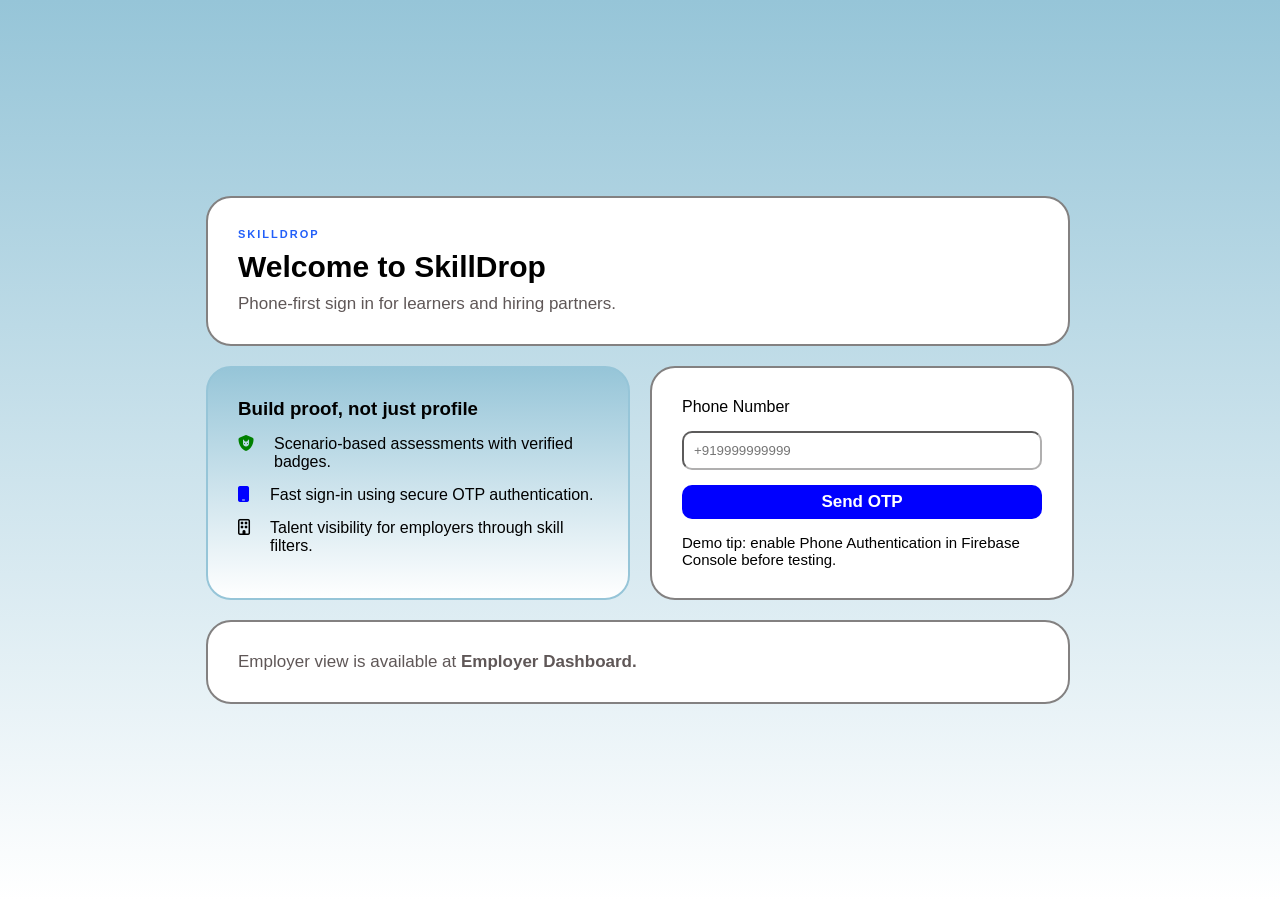
<file: index.html>
<!DOCTYPE html>
<html lang="en">

<head>
    <meta charset="UTF-8">
    <meta name="viewport" content="width=device-width, initial-scale=1.0">
    <title>Document</title>
    <link rel="stylesheet" href="style.css">
    <link rel="stylesheet" href="https://cdnjs.cloudflare.com/ajax/libs/font-awesome/6.5.0/css/all.min.css">
</head>

<body class="body">
    <div class="main">
        <div class="div1">
            <p class="skill">SKILLDROP</p>
            <h2 class="wel">Welcome to SkillDrop</h2>
            <p class="para1">Phone-first sign in for learners and hiring partners.</p>
        </div>
        <div class="com">
            <div class="div2">
                <h3 class="build">Build proof, not just profile</h3>

                <div class="divc">
                    <i class="fa-solid fa-shield-cat" id="i1"></i>
                    <p class="para"> Scenario-based assessments with verified badges.</p>
                </div>
                <div class="divc">
                    <i class="fa-solid fa-mobile" id="i2"></i>
                    <p class="para"> Fast sign-in using secure OTP authentication.</p>
                </div>
                <div class="divc">
                    <i class="fa-regular fa-building" id="i3"></i>
                    <p class="para"> Talent visibility for employers through skill filters.

                    </p>
                </div>
            </div>
            
            <div class="div3">
                <p>Phone Number</p>
                <input type="text" class="inp" placeholder="+919999999999">
                <button class="but"><b>Send OTP</b></button>
                <p class="demo">Demo tip: enable Phone Authentication in Firebase Console before testing.</p>
            </div>
        </div>
        <div class="div1">
            
            <p class="para1">Employer view is available at <span class="spa">Employer Dashboard.</span></p>
        </div>
    </div>
</body>

</html>
</file>
<file: style.css>
* {
    margin: 0;
    padding: 0;
    font-family: Arial, Helvetica, sans-serif;

}

.body {
    display: flex;
    justify-content: center;

    align-items: center;
background: linear-gradient(rgb(150, 197, 216), white);
    height: 100vh;
    }

.div1 {
    border: 2px solid rgb(131, 129, 129);
    display: flex;
    flex-direction: column;
    gap: 10px;
    width: 800px;
    padding: 30px;

    background-color: white;
    border-radius: 25px;

}




.para1 {
    font-family: Arial, Helvetica, sans-serif;

    font-weight: 500;
    color: rgb(95, 87, 87);
    font-size: 17px;
}

.skill {
    letter-spacing: 2px;
    font-size: 11px;
    font-weight: 600;
    font-family: Arial, Helvetica, sans-serif;
    color: rgb(34, 95, 249);
}

.wel {
    font-family: Arial, Helvetica, sans-serif;

    font-size: 30px;
}

.main {
    display: flex;
    flex-direction: column;
    gap: 20px;
}

.com {
    display: flex;
    gap: 20px;
}

.div2 {
    display: flex;
    flex-direction: column;
    gap: 15px;
    background: linear-gradient(rgb(150, 197, 216), white);
    width: 360px;
    padding: 30px;
    border-radius: 25px;
    border: 2px solid rgb(150, 197, 216);


}

.div3 {
    display: flex;
    flex-direction: column;
    gap: 15px;
    background-color: white;
    width: 360px;
    padding: 30px;
    border-radius: 25px;
    border: 2px solid rgb(131, 129, 129);


}

.spa {
    font-weight: 600;
}

.inp {
    font-family: 15px;
    padding: 10px;
    border-radius: 10px;
    color: black;
    border-color: rgb(176, 175, 175);
}

.demo {
    font-size: 15px;
}

.but {
    background-color: blue;
    padding: 7px;
    border-radius: 10px;
    font-size: 17px;
    font-weight: 600;
    border: none;
    color: white;
}

.divc {
    display: flex;
    gap: 20px;
}

#i1 {
    color: green;
}

#i2 {
    color: blue;
}
</file>
